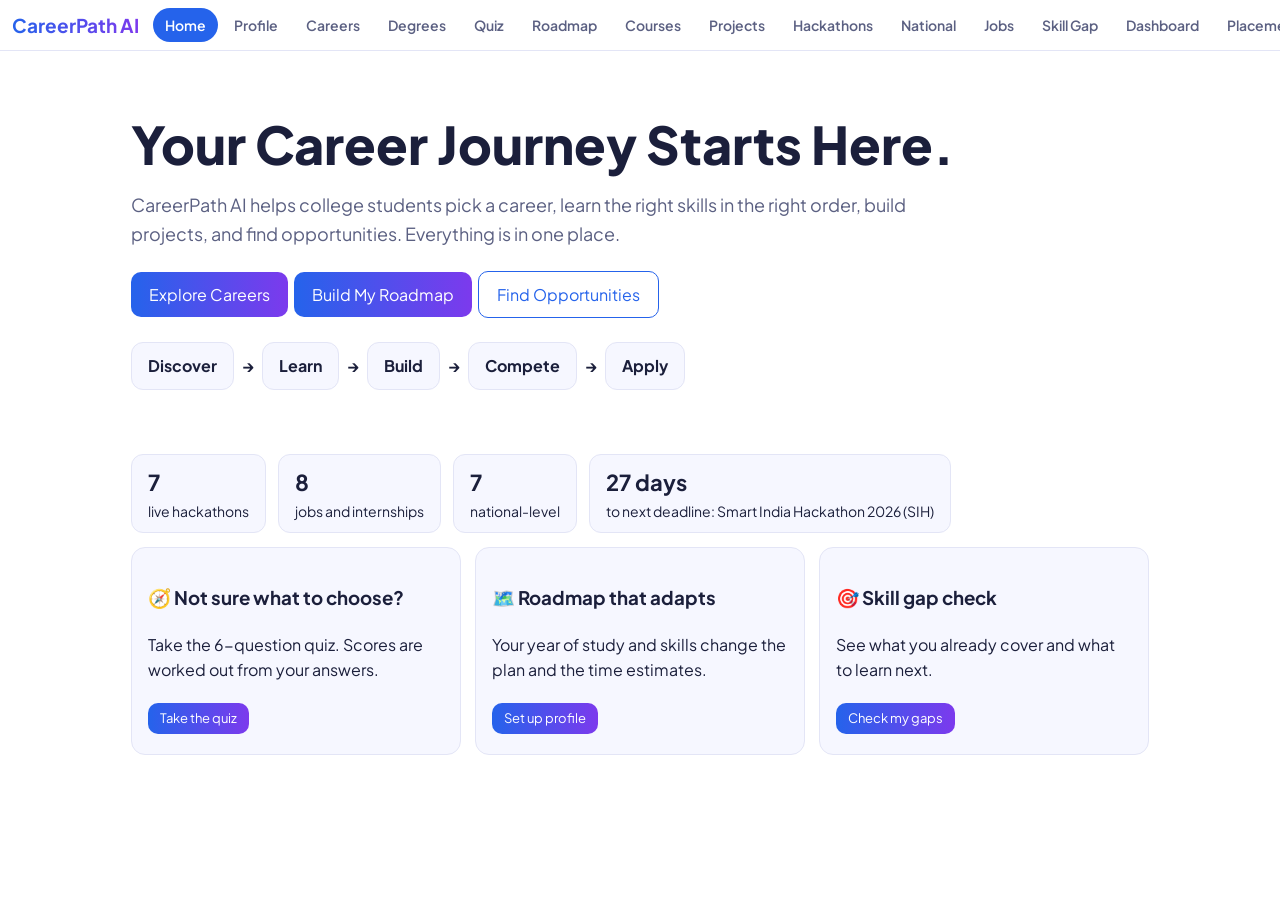
<file: index.html>
<!DOCTYPE html>
<html lang="en">
<head>
<meta charset="utf-8">
<meta name="viewport" content="width=device-width, initial-scale=1, viewport-fit=cover">
<title>CareerPath AI</title>
<link href="https://fonts.googleapis.com/css2?family=Plus+Jakarta+Sans:wght@400;600;800&display=swap" rel="stylesheet">
<style>
/* CareerPath AI - style.css
   All colours, layout and component styles for the website. */
:root{--bg:#fff;--card:#f6f7ff;--tx:#1b1f3b;--mu:#5b6082;--b:#2563eb;--p:#7c3aed;--ln:#e3e5f6;box-sizing:border-box;padding-top:env(safe-area-inset-top,0px);padding-bottom:env(safe-area-inset-bottom,0px)}
@media(prefers-color-scheme:dark){:root:not([data-theme=light]){--bg:#12142a;--card:#1c1f3d;--tx:#eef0ff;--mu:#a9aed3;--ln:#2d3160}}
*{box-sizing:border-box}html{scroll-padding-top:env(safe-area-inset-top,0px)}
body{margin:0;background:var(--bg);color:var(--tx);font:16px/1.6 'Plus Jakarta Sans',system-ui,sans-serif}
a{color:var(--b)}nav{position:sticky;top:env(safe-area-inset-top,0px);background:var(--bg);border-bottom:1px solid var(--ln);display:flex;gap:4px;padding:8px 12px;overflow-x:auto;z-index:5;align-items:center}
nav b{background:linear-gradient(90deg,var(--b),var(--p));-webkit-background-clip:text;background-clip:text;color:transparent;font-size:19px;margin-right:10px;white-space:nowrap}
nav a{padding:6px 12px;border-radius:99px;text-decoration:none;color:var(--mu);font-weight:600;font-size:14px;white-space:nowrap}nav a.on{background:var(--b);color:#fff}
main{max-width:1050px;margin:auto;padding:24px 16px 60px}h1{font-size:clamp(30px,6vw,52px);line-height:1.1;margin:.2em 0;font-weight:800}h2{margin:.2em 0 .5em}
.g{display:grid;gap:14px;grid-template-columns:repeat(auto-fill,minmax(250px,1fr))}.card{background:var(--card);border:1px solid var(--ln);border-radius:14px;padding:16px}
.btn{display:inline-block;border:0;border-radius:10px;padding:10px 18px;font:600 15px inherit;font-family:inherit;color:#fff;background:linear-gradient(90deg,var(--b),var(--p));cursor:pointer;text-decoration:none;margin:4px 6px 4px 0}.btn.s{background:none;color:var(--b);border:1.5px solid var(--b)}.btn.sm{padding:5px 12px;font-size:13px}
.tag{display:inline-block;background:#7c3aed22;color:var(--p);border-radius:99px;padding:2px 10px;font-size:12px;font-weight:600;margin:2px 3px 2px 0}.tag.ok{background:#16a34a22;color:#16a34a}.tag.demo{background:#f59e0b2a;color:#b45309}
.bar{height:10px;background:var(--ln);border-radius:9px;overflow:hidden}.bar i{display:block;height:100%;background:linear-gradient(90deg,var(--b),var(--p))}
.hero{padding:30px 0}.hero p{max-width:60ch;color:var(--mu);font-size:18px}.jr{display:flex;flex-wrap:wrap;gap:8px;align-items:center;margin:20px 0}.jr a{background:var(--card);border:1px solid var(--ln);padding:10px 16px;border-radius:12px;text-decoration:none;font-weight:700;color:var(--tx)}
input,select{font:inherit;padding:8px 10px;border:1px solid var(--ln);border-radius:8px;background:var(--bg);color:var(--tx);margin:4px 6px 4px 0;max-width:100%}
label.ck{display:inline-flex;gap:6px;align-items:center;margin:3px 10px 3px 0}.row{display:flex;gap:10px;align-items:flex-start;padding:10px 0;border-bottom:1px solid var(--ln)}
table{border-collapse:collapse;width:100%;min-width:520px}td,th{border:1px solid var(--ln);padding:8px;text-align:left;vertical-align:top;font-size:14px}.sc{overflow-x:auto}.note{font-size:13px;color:var(--mu)}
:focus-visible{outline:3px solid var(--p);outline-offset:2px}.tag.hot{background:#dc262622;color:#dc2626}.tag.nat{background:#ea580c22;color:#c2410c}.stat{display:flex;flex-wrap:wrap;gap:12px;margin:14px 0}.stat div{background:var(--card);border:1px solid var(--ln);border-radius:12px;padding:10px 16px;font-size:14px}.stat b{display:block;font-size:22px}

</style>
</head>
<body>
<nav id="nav"></nav>
<main id="app"></main>
<!-- Scripts must load in this order: later files use things defined in earlier ones. -->
<script>
// CareerPath AI - data.js
// Data: skills with free courses, careers, project ideas, quiz questions, demo hackathons and jobs.
const SK={Python:[4,'Beginner',[['Python for Everybody','py4e.com','https://www.py4e.com/'],['Kaggle: Python','Kaggle','https://www.kaggle.com/learn/python']]],
SQL:[3,'Beginner',[['SQLBolt interactive lessons','SQLBolt','https://sqlbolt.com/'],['Kaggle: Intro to SQL','Kaggle','https://www.kaggle.com/learn/intro-to-sql']]],
Statistics:[4,'Beginner',[['Statistics and Probability','Khan Academy','https://www.khanacademy.org/math/statistics-probability']]],
Mathematics:[5,'Intermediate',[['Linear Algebra','Khan Academy','https://www.khanacademy.org/math/linear-algebra']]],
Pandas:[2,'Beginner',[['Kaggle: Pandas','Kaggle','https://www.kaggle.com/learn/pandas']]],
'Data Visualization':[2,'Beginner',[['Kaggle: Data Visualization','Kaggle','https://www.kaggle.com/learn/data-visualization']]],
'Machine Learning':[6,'Intermediate',[['Kaggle: Intro to Machine Learning','Kaggle','https://www.kaggle.com/learn/intro-to-machine-learning']]],
'Deep Learning':[6,'Advanced',[['Practical Deep Learning for Coders','fast.ai','https://course.fast.ai/']]],
LLMs:[3,'Intermediate',[['Hugging Face Learn','Hugging Face','https://huggingface.co/learn']]],
Git:[1,'Beginner',[['Pro Git (book)','git-scm.com','https://git-scm.com/book/en/v2']]],
'HTML/CSS':[3,'Beginner',[['Learn Web Development','MDN','https://developer.mozilla.org/en-US/docs/Learn']]],
JavaScript:[4,'Beginner',[['freeCodeCamp curriculum','freeCodeCamp','https://www.freecodecamp.org/']]],
React:[3,'Intermediate',[['Learn React','react.dev','https://react.dev/learn']]],
DSA:[8,'Intermediate',[['CS50x','Harvard','https://cs50.harvard.edu/x/'],['CSES Problem Set','CSES','https://cses.fi/problemset/']]],
Linux:[2,'Beginner',[['Linux Journey','linuxjourney.com','https://linuxjourney.com/']]],
'Security Basics':[4,'Intermediate',[['OverTheWire wargames','OverTheWire','https://overthewire.org/wargames/'],['TryHackMe','TryHackMe','https://tryhackme.com/','M']]],
'Cloud Basics':[3,'Intermediate',[['AWS Skill Builder','AWS','https://skillbuilder.aws/','M']]],
Docker:[2,'Intermediate',[['Docker Get Started','Docker Docs','https://docs.docker.com/get-started/']]],
'CI/CD':[2,'Intermediate',[['GitHub Actions docs','GitHub','https://docs.github.com/en/actions']]],
Excel:[2,'Beginner',[['Excel formulas and functions','ExcelJet','https://exceljet.net/']]],
'Finance Basics':[4,'Beginner',[['Finance and capital markets','Khan Academy','https://www.khanacademy.org/economics-finance-domain/core-finance']]],
'Digital Marketing':[3,'Beginner',[['Google Digital Garage','Google','https://learndigital.withgoogle.com/digitalgarage']]]};
const C={da:['Data Analyst','📊','Turns data into charts and insights that help people decide.',['Python','SQL','Statistics','Pandas','Data Visualization','Git'],'SQL, Python, Pandas, Power BI or Tableau','Analyst intern, then Data Scientist'],
ds:['Data Scientist','🔬','Uses statistics and models to find patterns and predict outcomes.',['Python','Mathematics','Statistics','Pandas','Data Visualization','Machine Learning'],'Python, Pandas, scikit-learn, Jupyter','ML Engineer or research roles'],
ml:['Machine Learning Engineer','🤖','Builds, tests and ships machine learning models.',['Python','Mathematics','Pandas','Machine Learning','Deep Learning','Git'],'Python, scikit-learn, PyTorch, Docker','AI Engineer or MLOps'],
ai:['AI Engineer','🧠','Builds smart apps with deep learning and large language models.',['Python','Mathematics','Machine Learning','Deep Learning','LLMs','Git'],'PyTorch, Hugging Face, APIs','Senior AI roles or research'],
sw:['Software Developer','💻','Designs and builds software that solves real problems.',['Python','DSA','Git','Linux','SQL'],'Python or Java, Git, SQL, Linux','Backend, full-stack or app roles'],
web:['Web Developer','🌐','Creates websites and web apps people use every day.',['HTML/CSS','JavaScript','Git','React','SQL'],'HTML, CSS, JavaScript, React, Git','Full-stack developer'],
cy:['Cybersecurity Analyst','🛡️','Finds weaknesses and protects systems and data.',['Linux','Security Basics','Python','Git'],'Linux, Wireshark, Python','Security engineer or pen tester'],
cl:['Cloud Engineer','☁️','Builds and manages applications on cloud platforms.',['Linux','Cloud Basics','Docker','Python','Git'],'Linux, AWS/Azure/GCP, Docker','Solutions architect or DevOps'],
do:['DevOps Engineer','⚙️','Automates building, testing and running software.',['Linux','Git','Docker','CI/CD','Cloud Basics'],'Linux, Git, Docker, GitHub Actions','Site reliability or platform roles'],
ba:['Business Analyst','📈','Connects business problems with data and clear recommendations.',['Excel','SQL','Statistics','Data Visualization','Python'],'Excel, SQL, Power BI or Tableau','Senior analyst or product manager'],
fa:['Financial Analyst','💹','Studies company numbers to guide budgeting and investment decisions.',['Excel','Finance Basics','Statistics','SQL'],'Excel, accounting software, SQL','CFA, CMA or MBA Finance'],
dm:['Digital Marketer','📣','Grows a brand online using content, search, ads and analytics.',['Digital Marketing','Excel','Data Visualization'],'Google Analytics, Google Ads, Canva','Growth or brand manager']};
const PR={ba:[['Sales performance workbook','Track targets and trends in Excel with charts'],['SQL business questions','Answer 10 business questions from a sample database'],['Dashboard and recommendation deck','Build a dashboard and present 3 recommendations']],fa:[['Personal budget model','Build a monthly budget with formulas in Excel'],['Company ratio analysis','Compare 2 listed companies using public annual reports'],['Valuation case study','Estimate a company value and explain your assumptions']],dm:[['Content calendar','Plan one month of posts for a campus club'],['Landing page and ad test','Run a small test campaign and record results'],['Campaign report','Report reach, clicks and what to improve']],da:[['Sales dashboard','Show monthly sales trends from a public CSV'],['SQL business report','Answer 10 business questions with SQL'],['End-to-end analysis','Clean data, find insights, present a story']],
ds:[['Exploratory data analysis','Explore a public dataset and share findings'],['Prediction model','Predict a value such as house prices'],['Full data science case','Frame a problem, model it, explain the results']],
ml:[['Iris classifier','Train and test a simple classifier'],['Image classifier','Classify images with a neural network'],['Deployed ML app','Serve a model through a small web app']],
ai:[['Sentiment checker','Label text as positive or negative'],['Document Q&A bot','Answer questions from your notes'],['AI study assistant','Combine an LLM with your own course data']],
sw:[['Command-line to-do app','Add, list and finish tasks'],['Library manager','Store books in a database'],['Team task tracker','Build an app with login and an API']],
web:[['Personal portfolio','A responsive page about you'],['Weather app','Show weather from a public API'],['Full-stack blog','Posts, login and a database']],
cy:[['Password strength checker','Rate passwords and explain why'],['Home network scan report','Document open ports in a lab you own'],['Capture-the-flag write-ups','Solve beginner challenges and write them up']],
cl:[['Static site on the cloud','Host a simple site online'],['Containerised app','Run an app in Docker'],['Scalable web app','Deploy with a load balancer and monitoring']],
do:[['Shell backup script','Automate a daily backup'],['Docker image for an app','Package an app to run anywhere'],['CI pipeline','Test and build on every commit']]};
const LV=['Beginner','Intermediate','Advanced'];
const Q=[['What do you enjoy most?',[['Finding patterns in numbers','da:2,ds:2,ml:1'],['Building things people can see and click','web:3,sw:1'],['Solving logic puzzles','sw:2,cy:1,ml:1'],['Teaching computers to learn','ml:2,ai:3,ds:1'],['Protecting systems from attacks','cy:3'],['Keeping systems running smoothly','do:2,cl:2']]],
['Which weekend project sounds best?',[['Make a chart report from data','da:3,ds:1'],['Build a small website or app','web:3,sw:2'],['Solve a security puzzle','cy:3'],['Train a model on a dataset','ml:3,ds:2,ai:1'],['Set up a server','cl:2,do:3']]],
['How do you feel about maths?',[['I love it','ds:2,ml:2,ai:2'],['It is fine','da:1,sw:1,cl:1,do:1'],['I prefer less maths','web:2,cy:1,do:1']]],
['What result makes you proud?',[['An insight that helps a decision','da:3,ds:2'],['A product people use','web:2,sw:3'],['A safer system','cy:3'],['A smart feature that learns','ai:3,ml:2'],['A fast, reliable platform','cl:3,do:2']]],
['Which skill do you already have?',[['Some Python','da:1,ds:1,ml:1,ai:1,sw:1'],['Some HTML and CSS','web:2'],['Some Linux or networking','cy:1,cl:1,do:1'],['None yet','']]],
['How do you like to work?',[['Alone, thinking deeply','ds:1,ml:1,cy:1'],['In a team building a product','web:1,sw:1,do:1'],['A mix of both','da:1,ai:1,cl:1']]]];
const H=[['Hackathon: Campus AI Challenge','Sample Organiser','Hackathon','Engineering students, any year'],['Coding Contest: Algorithm Sprint','Sample Coding Club','Coding contest','Any branch'],['Innovation Challenge: Green Tech','Sample University Cell','Innovation challenge','Teams of 2 to 4'],['Hackathon: Web for Good','Sample NGO Tech Group','Hackathon','Year 2 and above']];
const J=[['Data Analyst Intern','Sample Company A','Internship','Year 2 to 4, any branch',['SQL','Statistics','Python']],['Web Developer Intern','Sample Studio B','Internship','Year 2 to 4',['HTML/CSS','JavaScript','Git']],['ML Intern','Sample Lab C','Internship','Year 3 to 4',['Python','Machine Learning','Mathematics']],['Junior Software Developer','Sample Firm D','Job','Final year or graduate',['Python','DSA','Git']],['Cloud Support Trainee','Sample Cloud E','Job','Any branch',['Linux','Cloud Basics']],['Security Analyst Intern','Sample Security F','Internship','Year 3 to 4',['Linux','Security Basics','Python']]];

const RL=[{"k": "h", "ty": "Hackathon", "t": "hackCBS 9.0", "o": "Student-run hackathon, 24 hours (MLH member event)", "d": "31 Oct to 1 Nov 2026", "v": "Shaheed Sukhdev College of Business Studies, New Delhi (in person)", "f": "Free to register", "el": "College students only", "l": "https://hackcbs.tech/", "c": "15 Oct 2026", "e": "2026-11-01"}, {"k": "h", "ty": "Hackathon", "t": "SAP Hackfest Bengaluru 2026", "o": "SAP with New Horizon College of Engineering and LTM", "d": "Register by 21 Oct 2026; finale 4 Nov 2026", "v": "Finale at New Horizon College of Engineering, Marathahalli, Bengaluru", "f": "Free (first come, first served)", "el": "Students in teams of 4 to 5 via college coordinator; SAP Learning Hub signup needed", "l": "https://events.sap.com/in-hackfest-bangalore-2026/en_us/home.html", "c": "15 Oct 2026", "e": "2026-11-04"}, {"k": "h", "ty": "Hackathon", "t": "Tech Horizon 2.0 (national, 48 hours)", "o": "IEEE student branch, Guru Nanak Institutions Technical Campus", "d": "Apply by 11 Nov 2026; event in Nov 2026", "v": "GNITC campus, Hyderabad (offline)", "f": "Paid registration; prize pool up to Rs 2.43 lakh", "el": "Students and professionals", "l": "https://www.startupgrantsindia.com/tech-horizon-20-national-level-hackathon", "c": "15 Oct 2026", "e": "2026-11-11", "n": 1}, {"k": "h", "ty": "Hackathon", "t": "Atomic Hack India 2026", "o": "GESH, IIT Bombay", "d": "20 Oct 2026", "v": "Hybrid (online and on site)", "f": "Free", "el": "See official page", "l": "https://internshala.com/competitions/hackathons/", "c": "15 Oct 2026", "e": "2026-10-20", "n": 1}, {"k": "h", "ty": "Hackathon", "t": "Meta Global AI Developer Hackathon", "o": "Meta (listed on Internshala)", "d": "26 Oct 2026", "v": "Online", "f": "Free", "el": "Developers and students", "l": "https://internshala.com/competitions/hackathons/", "c": "15 Oct 2026", "e": "2026-10-26", "n": 1}, {"k": "h", "ty": "Hackathon", "t": "OlympAI 3.0 Hackathon 2026", "o": "Listed on Internshala", "d": "1 Nov 2026", "v": "Online", "f": "Free", "el": "Students", "l": "https://internshala.com/competitions/hackathons/", "c": "15 Oct 2026", "e": "2026-11-01"}, {"k": "h", "ty": "Hackathon", "t": "HackWithAditya 2026", "o": "Aditya University", "d": "25 Nov 2026", "v": "Aditya University, Andhra Pradesh", "f": "Free", "el": "Students", "l": "https://internshala.com/competitions/hackathons/", "c": "15 Oct 2026", "e": "2026-11-25"}, {"k": "h", "ty": "Hackathon", "t": "HackOn With Amazon", "o": "Amazon", "d": "Next dates not announced yet. Watch the official page.", "v": "Online rounds, multi-stage", "f": "Free; prize pool of about Rs 2.25 lakh in past edition; possible pre-placement interview", "el": "UG and PG engineering students", "l": "https://www.talentd.in/guides/hackathons", "c": "15 Oct 2026", "n": 1, "rec": 1}, {"k": "h", "ty": "Hackathon", "t": "Smart India Hackathon 2026 (SIH)", "o": "Ministry of Education and AICTE", "d": "Internal college rounds in Sep; online evaluation Oct to Nov; 36-hour grand finale in Dec 2026", "v": "Grand finale at nodal centres across India (offline)", "f": "Free to participate", "el": "Teams of exactly 6 students from the same college, at least 1 woman per team; your college internal round comes first", "l": "https://www.sih.gov.in/", "c": "15 Oct 2026", "n": 1, "e": "2026-12-31"}, {"k": "j", "ty": "Job", "t": "Software Engineer Trainee (Technical Graduate Apprentice)", "o": "Cisco", "d": "Ongoing posting", "v": "Bengaluru and other cities", "f": "Not stated. See posting.", "el": "B.E / B.Tech, 2025 or 2026 batch", "l": "https://jobs.cisco.com/", "c": "15 Oct 2026"}, {"k": "j", "ty": "Job", "t": "Software Engineer (entry level)", "o": "IBM", "d": "Open now. Check the posting for the last date.", "v": "Bangalore, Pune, Hyderabad", "f": "Not stated. See posting.", "el": "Freshers and 0 to 2 years; Linux, C/C++, Python helpful", "l": "https://www.ibm.com/careers", "c": "15 Oct 2026"}, {"k": "j", "ty": "Job", "t": "Frontend Developer (Specialist 3, AppTech)", "o": "PwC India", "d": "Last date: 20 Oct 2026", "v": "Pune", "f": "Not disclosed by company", "el": "Engineering graduates, 0 to 2 years", "l": "https://classicjobs.in/blog/pwc-frontend-developer-pune-2026", "c": "15 Oct 2026", "e": "2026-10-20"}, {"k": "j", "ty": "Job", "t": "Software Engineer / Project Engineer (WE_ELITE)", "o": "Wipro", "d": "Rolling intake. Verify on portal.", "v": "Bengaluru, Chennai, Hyderabad", "f": "Not stated. See posting.", "el": "B.E / B.Tech, 2024 to 2026 batch", "l": "https://careers.wipro.com/", "c": "15 Oct 2026"}, {"k": "j", "ty": "Job", "t": "Graduate Developer", "o": "Standard Chartered", "d": "Open on company careers site", "v": "Chennai", "f": "Not stated. See posting.", "el": "B.E / B.Tech; Java, Spring Boot, Oracle helpful", "l": "https://jobs.standardchartered.com/", "c": "15 Oct 2026"}, {"k": "j", "ty": "Job", "t": "Graduate Engineer Trainee", "o": "Johnson Controls", "d": "Open on company careers site", "v": "Pune", "f": "Not stated. See posting.", "el": "B.E / B.Tech", "l": "https://jobs.johnsoncontrols.com/", "c": "15 Oct 2026"}, {"k": "j", "ty": "Job", "t": "TCS off-campus hiring (NQT)", "o": "TCS", "d": "Ongoing through TCS iON NQT", "v": "Multiple locations", "f": "Not stated. See portal.", "el": "B.Tech / MCA, 2024 to 2026 batch, min 60%", "l": "https://nextstep.tcs.com/", "c": "15 Oct 2026"}, {"k": "j", "ty": "Internship", "t": "Software Engineering / Data Science Intern", "o": "Microsoft", "d": "Reported open. Verify current status.", "v": "Bengaluru", "f": "Paid internship. See posting.", "el": "B.E / B.Tech students", "l": "https://careers.microsoft.com/", "c": "15 Oct 2026"}, {"k": "j", "ty": "Job", "t": "Software Engineer (Freshers eligible)", "o": "Capgemini", "d": "Reported open Oct 2026", "v": "Multiple locations", "f": "Not stated. See posting.", "el": "2021 to 2026 batches", "l": "https://www.capgemini.com/careers/", "c": "15 Oct 2026"}, {"k": "h", "ty": "Hackathon", "t": "Flipkart GRiD (next edition)", "o": "Flipkart", "d": "GRiD 8.0 ran 19 Jun to 7 Jul 2026. Next dates not announced; it usually opens mid-year.", "v": "Online rounds; finals at Flipkart HQ, Bengaluru", "f": "Free; leads to internship and job chances", "el": "Engineering students from recognised Indian colleges; individual registration; tracks: Software Development, AI Engineering, Data Science", "l": "https://internshala.com/competitions/flipkart-grid-8-0/", "c": "15 Oct 2026", "n": 1, "rec": 1}, {"k": "h", "ty": "Hackathon", "t": "Goldman Sachs India Hackathon (next edition)", "o": "Goldman Sachs", "d": "2026 edition ran 23 and 24 May (registration closed 10 May). Next one expected in spring 2027; not announced.", "v": "Online (HackerRank), 12 hours", "f": "Free; prizes and pre-placement interview chances", "el": "Engineering students from eligible colleges, individual entry", "l": "https://www.goldmansachs.com/careers/", "c": "15 Oct 2026", "n": 1, "rec": 1}, {"k": "h", "ty": "Hackathon", "t": "American Express CodeStreet (next edition)", "o": "American Express", "d": "2026 registration closed 27 Jul. Next cycle expected around the same time next year.", "v": "See official page", "f": "Pre-placement interview chances for top teams", "el": "Final-year engineering students from participating colleges", "l": "https://www.talentd.in/guides/hackathons", "c": "15 Oct 2026", "n": 1, "rec": 1}, {"k": "h", "ty": "Hackathon", "t": "Tata Steel AI Hackathon (next edition)", "o": "Tata Steel", "d": "2026 applications closed 31 May. Watch for the next cycle.", "v": "See official page", "f": "Pre-placement interview chances; Rs 1 lakh joining bonus for winners", "el": "Students and professionals", "l": "https://www.talentd.in/guides/hackathons", "c": "15 Oct 2026", "n": 1, "rec": 1}, {"k": "h", "ty": "Hackathon", "t": "Bharatiya Antariksh Hackathon (ISRO)", "o": "ISRO", "d": "2026 cycle is closed. Prepare for the next one.", "v": "See official page", "f": "See official page", "el": "Students across India; space-tech problem statements", "l": "https://www.talentd.in/topic/hackathons-competitions", "c": "15 Oct 2026", "n": 1, "rec": 1}];

</script>
<script>
// CareerPath AI - state.js
// App state, browser storage (localStorage), small helpers and the roadmap builder.
let S={p:{year:'1',deg:'B.Tech / B.E.',br:'Computer Science & Engineering',ski:[],int:[],goal:''},c:'',done:{},pj:{},sv:[],q:null,ob:0,nm:''};
const ADMIN='admin@careerpathai.in',AH='8e2af84971085f1066cd251a2ddf9bb8abd4f4f601bc82565dbe5dbc308f1cc4',BR=['Computer Science & Engineering','Information Science & Engineering','AI & Machine Learning','Data Science','Electronics & Communication','Electrical & Electronics','Mechanical','Civil','Chemical','Biotechnology','Aerospace','Other Engineering'],esc=s=>String(s).replace(/[&<>"']/g,c=>({'&':'&amp;','<':'&lt;','>':'&gt;','"':'&quot;',"'":'&#39;'}[c]));
const L=k=>{try{return JSON.parse(localStorage.getItem(k)||'null')}catch(e){return null}},W=(k,v)=>{try{localStorage.setItem(k,JSON.stringify(v))}catch(e){}};
let U=L('cpai_cur'),AD=L('cpai_admin')||[];const key=()=>U?'cpai_u_'+U:'cpai',isAd=()=>U===ADMIN;
Object.assign(S,L(key())||{});const sv=()=>W(key(),S);
let cmp=[],F={q:'',l:'',t:''},ans=[];
const $=id=>document.getElementById(id),bar=p=>`<div class="bar" role="progressbar" aria-valuenow="${p}"><i style="width:${p}%"></i></div>`;
const tags=a=>a.map(x=>`<span class="tag">${x}</span>`).join('');
const NAV=[['home','Home'],['profile','Profile'],['careers','Careers'],['degrees','Degrees'],['quiz','Quiz'],['roadmap','Roadmap'],['courses','Courses'],['projects','Projects'],['hackathons','Hackathons'],['national','National'],['jobs','Jobs'],['gap','Skill Gap'],['dashboard','Dashboard'],['placement','Placement']];
const known=()=>new Set([...S.p.ski,...Object.keys(S.done).filter(k=>S.done[k])]);
function steps(){if(!S.c)return[];const k=new Set(S.p.ski),f=S.p.year>=3?.6:1;return C[S.c][3].map((s,i)=>({s,pre:k.has(s),w:Math.max(1,Math.round(SK[s][0]*f))}))}
function prog(){const st=steps();if(!st.length)return 0;return Math.round(st.filter(x=>x.pre||S.done[x.s]).length/st.length*100)}

let ed=0,su=1,PUB=[];
const DEG={'B.Tech / B.E.':BR,'BCA':['BCA General','BCA (Data Science)','BCA (AI & ML)','BCA (Cloud & Cybersecurity)'],'B.Sc':['Computer Science','Information Technology','Data Science','Electronics','Mathematics','Statistics','Physics','Chemistry','Biotechnology','Other B.Sc'],'B.Com':['B.Com General','B.Com (Accounting & Finance)','B.Com (Computer Applications)','B.Com (Honours)'],'BBA':['BBA General','BBA (Business Analytics)','BBA (Digital Marketing)','BBA (Finance)']};
const DP={'B.Tech / B.E.':{n:'4-year engineering degree. A strong match for product companies and core tech roles.',c:['sw','web','ml','ai','da','ds','cy','cl','do'],x:['GATE (M.Tech and PSU jobs)','GRE or CAT (MS abroad or MBA)','Campus placements and off-campus drives'],r:['Software Engineer','Data Engineer','Embedded or core engineer']},
'BCA':{n:'Computer applications degree focused on programming and software. A strong base for developer and data roles.',c:['sw','web','da','cl','cy','ba'],x:['MCA (NIMCET, CUET-PG, state PGCETs)','MBA (CAT, CMAT)','Certifications from AWS, Azure or Google'],r:['Junior Developer','Web Developer','IT Support Engineer','QA Tester']},
'B.Sc':{n:'Science degree. With Computer Science, Statistics or Maths you can move into data and software roles.',c:['da','ds','ml','ba','cy','sw'],x:['M.Sc or MCA (NIMCET, CUET-PG)','IIT JAM (M.Sc at IITs and IISc)','CSIR-UGC NET (research and teaching)','Python, SQL or cloud certifications'],r:['Data Analyst Trainee','Lab or Research Assistant','IT Support or Junior Developer']},
'B.Com':{n:'Commerce degree. Add Excel, SQL and analytics to reach business and finance roles.',c:['fa','ba','dm','da'],x:['CA (ICAI), CMA (ICMAI), CS (ICSI)','CFA (global finance credential)','MBA (CAT, XAT) or M.Com'],r:['Accounts Executive','Financial Analyst Trainee','Business Analyst Trainee']},
'BBA':{n:'Management degree. Good for business analysis, marketing and operations roles.',c:['ba','dm','fa'],x:['MBA (CAT, XAT, CMAT, GMAT)','Digital marketing and analytics certifications','Internships in sales, marketing or operations'],r:['Marketing Executive','Business Development Associate','Operations Analyst']}};
const dl=x=>x.e?Math.round((new Date(x.e+'T00:00:00')-new Date(new Date().toDateString()))/864e5):null,live=x=>x.rec||dl(x)==null||dl(x)>=0;
function chDeg(v){$('br').innerHTML=DEG[v].map(x=>`<option>${x}</option>`).join('')}
function ics(id){const x=ALL().find(v=>v.id==id);if(!x||!x.e)return;const n=new Date(x.e+'T00:00:00');n.setDate(n.getDate()+1);const z=n.getFullYear()+String(n.getMonth()+1).padStart(2,'0')+String(n.getDate()).padStart(2,'0'),t=s=>String(s).replace(/[,;\n]/g,' '),b=new Blob(['BEGIN:VCALENDAR\r\nVERSION:2.0\r\nPRODID:-//CareerPath AI//EN\r\nBEGIN:VEVENT\r\nUID:'+id+'@careerpath\r\nDTSTAMP:'+new Date().toISOString().replace(/[-:]/g,'').slice(0,15)+'Z\r\nDTSTART;VALUE=DATE:'+x.e.replace(/-/g,'')+'\r\nDTEND;VALUE=DATE:'+z+'\r\nSUMMARY:'+t(x.t)+'\r\nDESCRIPTION:'+t(x.o)+' '+(x.l||'')+'\r\nEND:VEVENT\r\nEND:VCALENDAR'],{type:'text/calendar'}),a=document.createElement('a');a.href=URL.createObjectURL(b);a.download='event.ics';a.click()}

</script>
<script>
// CareerPath AI - pages.js
// One function per page. Each returns the HTML for that page.
const pages={
home:()=>`<div class="hero"><h1>Your Career Journey Starts Here.</h1><p>CareerPath AI helps college students pick a career, learn the right skills in the right order, build projects, and find opportunities. Everything is in one place.</p>
<a class="btn" href="#careers">Explore Careers</a><a class="btn" href="#roadmap">Build My Roadmap</a><a class="btn s" href="#hackathons">Find Opportunities</a>
<div class="jr">${[['Discover','careers'],['Learn','courses'],['Build','projects'],['Compete','hackathons'],['Apply','jobs']].map((x,i)=>(i?'<b>→</b>':'')+`<a href="#${x[1]}">${x[0]}</a>`).join('')}</div></div>${stats()}
<div class="g"><div class="card"><h3>🧭 Not sure what to choose?</h3><p>Take the 6-question quiz. Scores are worked out from your answers.</p><a class="btn sm" href="#quiz">Take the quiz</a></div><div class="card"><h3>🗺️ Roadmap that adapts</h3><p>Your year of study and skills change the plan and the time estimates.</p><a class="btn sm" href="#profile">Set up profile</a></div><div class="card"><h3>🎯 Skill gap check</h3><p>See what you already cover and what to learn next.</p><a class="btn sm" href="#gap">Check my gaps</a></div></div>`,
profile:()=>{const p=S.p;if(!U)return`<h2>Student profile</h2><p class="card">Please sign up with your Gmail address or log in to see your profile.</p><a class="btn" href="#account">Sign up / Log in</a>`;if(S.ob&&!ed)return`<h2>Welcome back, ${esc(S.nm)} 👋</h2><div class="card"><p><b>Email:</b> ${esc(U)}<br><b>Course:</b> ${esc(p.deg)}<br><b>Branch:</b> ${esc(p.br)}<br><b>Year:</b> ${esc(p.year)}<br><b>Career goal:</b> ${S.c?C[S.c][1]+' '+C[S.c][0]:'Not decided'}<br><b>Interests:</b> ${p.int.length?tags(p.int):'none yet'}<br><b>Skills:</b> ${p.ski.length?tags(p.ski):'none yet'}</p><button class="btn" onclick="ed=1;rt()">Edit details</button> <a class="btn s" href="#hackathons">See hackathons</a> <a class="btn s" href="#jobs">See jobs</a></div>`;return`<h2>Student profile</h2><p class="note">Only study details are asked. Everything stays in this browser.</p><div class="card">
<p>Degree <select id="deg" onchange="chDeg(this.value)">${Object.keys(DEG).map(x=>`<option ${x==p.deg?'selected':''}>${x}</option>`).join('')}</select>
Branch <select id="br">${(DEG[p.deg]||BR).map(x=>`<option ${x==p.br?'selected':''}>${x}</option>`).join('')}</select>
Year <select id="yr">${[1,2,3,4].map(x=>`<option ${x==p.year?'selected':''}>${x}</option>`).join('')}</select></p>
<p><b>Interests</b><br>${['Data','AI','Web','Security','Cloud','Apps'].map(x=>`<label class="ck"><input type="checkbox" name="int" value="${x}" ${p.int.includes(x)?'checked':''}>${x}</label>`).join('')}</p>
<p><b>Skills I already have</b><br>${Object.keys(SK).map(x=>`<label class="ck"><input type="checkbox" name="ski" value="${x}" ${p.ski.includes(x)?'checked':''}>${x}</label>`).join('')}</p>
<p><b>Career goal</b> <select id="goal"><option value="">Not decided</option>${Object.entries(C).map(([k,v])=>`<option value="${k}" ${k==S.c?'selected':''}>${v[0]}</option>`).join('')}</select></p><button class="btn" onclick="saveP()">Save profile</button><span id="ok" class="note"></span></div>`},
careers:()=>`<h2>Career explorer</h2><p class="note">Tick up to 3 careers to compare them.</p><div class="g">${Object.entries(C).map(([k,v])=>`<div class="card">${(DP[S.p.deg]||{c:[]}).c.includes(k)?'<span class="tag ok">⭐ Fits your degree</span>':''}<h3>${v[1]} ${v[0]}</h3><p>${v[2]}</p><p><b>Skills:</b> ${tags(v[3])}</p><p><b>Tools:</b> ${v[4]}</p><p><b>Example project:</b> ${PR[k][0][0]}</p><p><b>Next step:</b> ${v[5]}</p>
<label class="ck"><input type="checkbox" ${cmp.includes(k)?'checked':''} onchange="cp('${k}')">Compare</label><br><button class="btn sm" onclick="pick('${k}')">${S.c==k?'✓ Selected':'Choose this career'}</button></div>`).join('')}</div>
${cmp.length>1?`<h3>Comparison</h3><div class="sc"><table><tr><th></th>${cmp.map(k=>`<th>${C[k][0]}</th>`).join('')}</tr>${[['What it is',2],['Skills',3],['Tools',4],['Next step',5]].map(([n,i])=>`<tr><th>${n}</th>${cmp.map(k=>`<td>${i==3?C[k][3].join(', '):C[k][i]}</td>`).join('')}</tr>`).join('')}<tr><th>Learning time</th>${cmp.map(k=>`<td>about ${C[k][3].reduce((a,s)=>a+SK[s][0],0)} weeks</td>`).join('')}</tr></table></div>`:''}`,
quiz:()=>{if(S.q&&!ans.length)return qres();return`<h2>Career quiz</h2><form id="qf">${Q.map((q,i)=>`<div class="card" style="margin-bottom:12px"><b>${i+1}. ${q[0]}</b><br>${q[1].map((o,j)=>`<label class="ck"><input type="radio" name="q${i}" value="${j}" ${ans[i]==j?'checked':''}>${o[0]}</label>`).join('<br>')}</div>`).join('')}</form><button class="btn" onclick="qsub()">See my careers</button><span id="qe" class="note"></span>`},
roadmap:()=>{if(!S.c)return`<h2>My roadmap</h2><p>Choose a career first.</p><a class="btn" href="#careers">Explore careers</a> <a class="btn s" href="#quiz">Take the quiz</a>`;const st=steps(),y=S.p.year,sg=['Foundations','Core skills','Advanced skills'];
return`<h2>${C[S.c][1]} ${C[S.c][0]} roadmap</h2><p class="note">Made for year ${y}. ${y>=3?'Fast-track: time estimates are shorter because you have less time before placements.':'You have time. Go step by step.'} Skills from your profile are marked as already known.</p>${bar(prog())}<p><b>${prog()}% complete</b> · about ${st.filter(x=>!x.pre&&!S.done[x.s]).reduce((a,x)=>a+x.w,0)} weeks left</p>
${st.map((x,i)=>`${i==0||i==2||i==4?`<h3>${sg[Math.min(2,i/2|0)]}</h3>`:''}<div class="row"><input type="checkbox" aria-label="${x.s}" ${x.pre||S.done[x.s]?'checked':''} ${x.pre?'disabled':''} onchange="tog('${x.s}')"><div><b>${x.s}</b> ${x.pre?'<span class="tag ok">Already known</span>':`<span class="tag">~${x.w} weeks</span>`}<span class="tag">${SK[x.s][1]}</span><br>${SK[x.s][2].map(c=>`<a href="${c[2]}" target="_blank" rel="noopener">${c[0]}</a> (${c[1]})`).join(' · ')}</div></div>`).join('')}
${y==4?'<p class="card">Final year: also start <a href="#placement">placement preparation</a> now.</p>':''}<h3>Projects for this career</h3><a class="btn sm" href="#projects">See projects</a>`},
courses:()=>{return`<h2>Technical courses</h2><p class="note">Links go to the official provider pages. Items marked "Free + paid" have a free part but may charge for more. Please check details on the provider site.</p>
<input id="cq" placeholder="Search courses" value="${F.q}" oninput="F.q=this.value;cl()"><select id="cl" onchange="F.l=this.value;cl()"><option value="">All levels</option>${LV.map(l=>`<option ${F.l==l?'selected':''}>${l}</option>`).join('')}</select><select id="ct" onchange="F.t=this.value;cl()"><option value="">All topics</option>${Object.keys(SK).map(l=>`<option ${F.t==l?'selected':''}>${l}</option>`).join('')}</select><div class="g" id="cl2">${clist()}</div>`},
projects:()=>{const ks=S.c?[S.c]:Object.keys(C);return`<h2>Projects and portfolio</h2><p class="note">${S.c?'Showing projects for '+C[S.c][0]+'.':'Choose a career to focus this list.'} Mark progress to build your portfolio.</p><div class="g">${ks.flatMap(k=>PR[k].map((p,i)=>{const id=k+i,s=S.pj[id]||'Not started';return`<div class="card"><span class="tag">${LV[i]}</span><span class="tag">${C[k][0]}</span><h3>${p[0]}</h3><p><b>Problem:</b> ${p[1]}.</p><p><b>Skills:</b> ${C[k][3].slice(0,3).join(', ')}<br><b>Tools:</b> ${C[k][4]}</p><p><b>Steps:</b> 1. Plan the idea. 2. Get the data or set up tools. 3. Build a first version. 4. Test and improve. 5. Share it on GitHub.</p><p><b>Expected result:</b> a working ${p[0].toLowerCase()} with a short write-up.</p><select onchange="pj('${id}',this.value)">${['Not started','In progress','Completed'].map(x=>`<option ${x==s?'selected':''}>${x}</option>`).join('')}</select></div>`})).join('')}</div>
<h3>My portfolio</h3>${Object.entries(S.pj).filter(([k,v])=>v=='Completed').map(([id])=>`<span class="tag ok">✓ ${PR[id.slice(0,-1)][id.slice(-1)][0]}</span>`).join('')||'<p class="note">Completed projects will appear here.</p>'}`},
gap:()=>{const o=Object.entries(C).map(([k,v])=>`<option value="c${k}">Career: ${v[0]}</option>`).join('')+J.map((j,i)=>`<option value="j${i}">Role: ${j[0]}</option>`).join('');return`<h2>Skill gap analyser</h2><p class="note">Rule: a skill counts as covered if it is in your profile or you completed it on your roadmap.</p><select id="gs" onchange="G=this.value;gr()"><option value="">Choose a target</option>${o.replace(`value="${G}"`,`value="${G}" selected`)}</select><div id="gr">${gres()}</div>`},
dashboard:()=>{const st=steps(),pj=Object.values(S.pj),nx=st.find(x=>!x.pre&&!S.done[x.s]);return`<h2>My dashboard</h2><div class="g"><div class="card"><h3>Career</h3><p>${S.c?C[S.c][1]+' '+C[S.c][0]:'None yet'}</p>${S.c?bar(prog())+'<p>'+prog()+'% of roadmap</p>':'<a class="btn sm" href="#careers">Choose</a>'}</div>
<div class="card"><h3>Courses and skills done</h3><p>${Object.values(S.done).filter(Boolean).length} skills completed</p></div><div class="card"><h3>Projects</h3><p>${pj.filter(x=>x=='In progress').length} in progress · ${pj.filter(x=>x=='Completed').length} completed</p></div>
<div class="card"><h3>Saved opportunities</h3>${S.sv.length?S.sv.map(x=>`<p>${x[1]}</p>`).join(''):'<p class="note">Nothing saved yet.</p>'}</div></div><div class="card" style="margin-top:14px"><h3>Recommended next action</h3><p>${!S.c?'Take the <a href="#quiz">quiz</a> or pick a career.':nx?`Learn <b>${nx.s}</b> (about ${nx.w} weeks). <a href="${SK[nx.s][2][0][2]}" target="_blank" rel="noopener">Start with ${SK[nx.s][2][0][0]}</a>.`:'Roadmap done! Build an <a href="#projects">advanced project</a> and prepare for <a href="#placement">placements</a>.'}</p></div>`},
placement:()=>`<h2>Placement preparation</h2><div class="g">${[['📝 Resume','One page. Name, contact, education, skills, 2 to 3 projects with results, links to GitHub. Use simple words and numbers.'],['💬 Technical interview topics','Your core subjects, data structures, basics of your career skills, and your own projects explained clearly.'],['⌨️ Coding practice','Practice daily on <a href="https://leetcode.com/" target="_blank" rel="noopener">LeetCode</a> or <a href="https://www.hackerrank.com/" target="_blank" rel="noopener">HackerRank</a>. Start with easy problems.'],['🧮 Aptitude','Practise quantitative, logical and verbal questions on <a href="https://www.indiabix.com/" target="_blank" rel="noopener">IndiaBix</a>.'],['🗂️ Portfolio','Keep 3 finished projects on GitHub with a clear README. See <a href="#projects">Projects</a>.'],['🎤 Interview prep','Practise "Tell me about yourself", explain each project in 2 minutes, and do mock interviews with friends.']].map(x=>`<div class="card"><h3>${x[0]}</h3><p>${x[1]}</p></div>`).join('')}</div>`};
let G='';
const stats=()=>{const a=ALL().filter(live),h=a.filter(x=>x.k=='h'),s=a.filter(x=>dl(x)!=null&&dl(x)>=0).sort((x,y)=>dl(x)-dl(y))[0];return`<div class="stat"><div><b>${h.length}</b>live hackathons</div><div><b>${a.length-h.length}</b>jobs and internships</div><div><b>${a.filter(x=>x.n).length}</b>national-level</div>${s?`<div><b>${dl(s)} days</b>to next deadline: ${esc(s.t)}</div>`:''}</div>`};
const FS=k=>`<select id="of" onchange="ol('${k}')"><option value="">All</option><option value="nat">National level</option><option value="soon">Closing in 14 days</option><option value="online">Online only</option></select>`;
pages.degrees=()=>`<h2>Degree paths</h2><p class="note">Pick your degree to see careers, next-step exams and entry roles. Check each official site for exam dates.</p><div class="g">${Object.entries(DP).map(([d,v])=>`<div class="card"><h3>🎓 ${d} ${S.p.deg==d?'<span class="tag ok">Your degree</span>':''}</h3><p>${v.n}</p><p><b>Branches:</b> ${DEG[d].slice(0,6).join(', ')}${DEG[d].length>6?' and more':''}</p><p><b>Entry roles:</b> ${v.r.join(', ')}</p><p><b>Next-step exams and studies:</b></p>${v.x.map(y=>`<p>• ${y}</p>`).join('')}<p><b>Careers on this site:</b></p>${v.c.map(k=>`<button class="btn sm s" onclick="pick('${k}')">${C[k][1]} ${C[k][0]}</button>`).join(' ')}</div>`).join('')}</div>`;
pages.national=()=>`<h2>🇮🇳 National-level competitions</h2><p class="note">Big, recognised contests that look strong on a resume. "Plan ahead" items repeat every year, so prepare before the next window opens. Confirm dates on the official page.</p><input id="jq" placeholder="Search" oninput="ol('h','nat')"><div class="g" id="jl2">${olist('h','nat')}</div>`;
pages.account=()=>U?`<h2>My account</h2><div class="card"><p>Signed in as <b>${esc(U)}</b></p><p class="note">Your profile, roadmap, projects and saved items are saved for this account in this browser only.</p><button class="btn" onclick="out()">Log out</button></div>`:`<h2>Login or sign up</h2><div class="card"><p class="note">Students: sign up once with your Gmail address, then log in any time. Your details are kept securely on this device and passwords are encrypted before saving. Admin: log in with the admin email and password.</p><input id="em" type="email" placeholder="Gmail address (name@gmail.com)"><input id="pw" type="password" placeholder="Password (6+ characters)"><br><button class="btn" onclick="auth(1)">Log in</button><button class="btn s" onclick="auth(0)">Sign up</button><p id="ae" class="note"></p></div>`;

pages.hackathons=()=>`<h2>Real hackathons and competitions</h2>${SRC([['Devpost','https://devpost.com/hackathons'],['Unstop','https://unstop.com/hackathons'],['MLH','https://mlh.io/'],['Internshala','https://internshala.com/competitions/hackathons/']])}<p class="note">Past events are hidden automatically, and the list refreshes every month. Dates can change, so confirm on the official page before you register.</p><input id="jq" placeholder="Search by name or city" oninput="ol('h')">${FS('h')}<div class="g" id="jl2">${olist('h')}</div>`;
pages.jobs=()=>`<h2>Jobs and internships</h2>${SRC([['LinkedIn Jobs','https://www.linkedin.com/jobs/'],['Naukri Fresher','https://www.naukri.com/fresher-jobs'],['Internshala','https://internshala.com/internships/']])}<p class="note">Openings were checked on 15 Oct 2026. Links go to each company's own careers site, where the live posting and pay are shown.</p><input id="jq" placeholder="Search company or role" oninput="ol('j')"><div class="g" id="jl2">${olist('j')}</div>`;
pages.setup=()=>!U?`<h2>Create your account first</h2><a class="btn" href="#account">Sign up with Gmail</a>`:su==1?`<h2>Welcome! Step 1 of 2</h2><p class="note">This is asked only once. Next time we simply show your saved details.</p><div class="card"><p>Your name<br><input id="sn" value="${esc(S.nm)}"></p><p>Year of study <select id="sy">${[1,2,3,4].map(x=>`<option ${x==S.p.year?'selected':''}>${x}</option>`).join('')}</select></p><p>Career you want <select id="sg"><option value="">Not decided yet</option>${Object.entries(C).map(([k,v])=>`<option value="${k}" ${k==S.c?'selected':''}>${v[0]}</option>`).join('')}</select></p><button class="btn" onclick="su1()">Next</button><span id="se" class="note"></span></div>`:`<h2>Step 2 of 2: Your degree and branch</h2><div class="card"><p>Degree <select id="sd" onchange="S.p.deg=this.value;S.p.br=DEG[this.value][0];rt()">${Object.keys(DEG).map(x=>`<option ${x==S.p.deg?'selected':''}>${x}</option>`).join('')}</select></p><p>${(DEG[S.p.deg]||BR).map(x=>`<label class="ck"><input type="radio" name="sb" value="${x}" ${x==S.p.br?'checked':''}>${x}</label>`).join('')}</p><button class="btn s" onclick="su=1;rt()">Back</button> <button class="btn" onclick="su2()">Finish</button></div>`;
pages.admin=()=>!isAd()?`<h2>Admin area</h2><p>Only the admin can open this page. Log in with the admin email and password.</p>`:`<h2>Admin area</h2><p class="note">1) Add a listing. 2) Click Download listings.json. 3) On GitHub: Add file, Upload files, upload listings.json to replace the old one. After about a minute every student sees it. Until then, listings are drafts in this browser only. Hackathons also refresh by themselves every month, and listings with a last date disappear after it. Add only information from official sources.</p><div class="card"><select id="at"><option value="h">Hackathon / competition</option><option value="Internship">Internship</option><option value="Job">Job</option></select><input id="a1" placeholder="Title"><input id="a2" placeholder="Organiser / company"><input id="a3" placeholder="Date, time or deadline"><input id="a4" placeholder="Venue / city / online"><input id="a5" placeholder="Fee, prize or pay"><input id="a6" placeholder="Eligibility"><input id="a7" placeholder="Official link (https://...)"><label class="ck">Last date (hides itself after this) <input id="a8" type="date"></label><label class="ck"><input id="an" type="checkbox">National level</label><br><button class="btn" onclick="addA()">Add listing</button><span id="am" class="note"></span></div><p><button class="btn s" onclick="dlJ()">⬇ Download listings.json</button> <span class="note">${PUB.length} published, ${AD.length} drafts</span></p><h3>Drafts</h3><div class="g">${AD.map((x,i)=>opp({...x,id:'a'+i,lc:i})).join('')||'<p class="note">None yet.</p>'}</div>`;

</script>
<script>
// CareerPath AI - auth.js
// Demo sign-up, login and logout (passwords hashed with SHA-256).
function fresh(){S={p:{year:'1',deg:'B.Tech / B.E.',br:'Computer Science & Engineering',ski:[],int:[],goal:''},c:'',done:{},pj:{},sv:[],q:null,ob:0,nm:''}}
async function hs(x){const b=await crypto.subtle.digest('SHA-256',new TextEncoder().encode(x));return[...new Uint8Array(b)].map(v=>v.toString(16).padStart(2,'0')).join('')}
async function auth(login){const e=$('em').value.trim().toLowerCase(),p=$('pw').value,m=$('ae');if(!/^\S+@\S+\.\S+$/.test(e)||p.length<6){m.textContent='Enter a valid email and a password with 6 or more characters.';return}
if(!(window.crypto&&crypto.subtle)){m.textContent='This browser cannot secure passwords here. Try Chrome or Edge.';return}
const us=L('cpai_users')||{},h=await hs(e+':'+p);
if(e===ADMIN){if(!login||h!==AH){m.textContent='Wrong email or password.';return}}else if(login){if(us[e]!==h){m.textContent='Wrong email or password.';return}}else{if(!/@gmail\.com$/.test(e)){m.textContent='Please sign up with your Gmail address (name@gmail.com).';return}if(us[e]){m.textContent='This email already has an account. Please log in.';return}us[e]=h;W('cpai_users',us)}
U=e;W('cpai_cur',U);fresh();Object.assign(S,L(key())||{});sv();location.hash=isAd()?'#admin':S.ob?'#profile':'#setup';rt()}
function out(){U=null;try{localStorage.removeItem('cpai_cur')}catch(e){}fresh();Object.assign(S,L('cpai')||{});location.hash='#home';rt()}

</script>
<script>
// CareerPath AI - tools.js
// Admin listings, job and course filters, and the skill-gap calculator.
function clist(){const q=F.q.toLowerCase();return Object.entries(SK).flatMap(([s,v])=>v[2].map(c=>[s,v[1],c])).filter(([s,l,c])=>(!F.l||l==F.l)&&(!F.t||s==F.t)&&(c[0]+c[1]+s).toLowerCase().includes(q)).map(([s,l,c])=>`<div class="card"><span class="tag">${s}</span><span class="tag">${l}</span><span class="tag ${c[3]?'demo':'ok'}">${c[3]?'Free + paid':'Free'}</span><h3>${c[0]}</h3><p>Provider: ${c[1]}</p><a class="btn sm" href="${c[2]}" target="_blank" rel="noopener">Open course</a></div>`).join('')||'<p>No matches.</p>'}
function cl(){$('cl2').innerHTML=clist()}
function gres(){if(!G)return'';const r=G[0]=='c'?C[G.slice(1)][3]:J[G.slice(1)][4],k=known(),ok=r.filter(x=>k.has(x)),no=r.filter(x=>!k.has(x)),p=Math.round(ok.length/r.length*100);return`<div class="card" style="margin-top:12px"><h3>${p}% match</h3>${bar(p)}<p><b>Covered:</b> ${ok.map(x=>`<span class="tag ok">${x}</span>`).join('')||'none yet'}</p><p><b>To improve:</b> ${tags(no)||'nothing, great!'}</p>${no.length?'<p><b>Next steps:</b></p>'+no.map(x=>`<p>• Learn ${x} (~${SK[x][0]} weeks): <a href="${SK[x][2][0][2]}" target="_blank" rel="noopener">${SK[x][2][0][0]}</a></p>`).join(''):''}</div>`}
function gr(){$('gr').innerHTML=gres()}

const ALL=()=>[...RL.map((x,i)=>({...x,id:'r'+i})),...PUB.map((x,i)=>({...x,id:'p'+i})),...AD.map((x,i)=>({...x,id:'a'+i,lc:i}))];
const SRC=a=>`<p><b>Live sources:</b> ${a.map(([n,u])=>`<a class="btn sm s" href="${u}" target="_blank" rel="noopener">${n} ↗</a>`).join(' ')}</p>`;
function opp(x){const sd=S.sv.some(v=>v[0]==x.id),l=x.l&&/^https:\/\//.test(x.l)?x.l:'',d=dl(x),cd=d==null?'':d<=0?'<span class="tag hot">⏰ Last day</span>':d<=7?`<span class="tag hot">⏰ ${d} days left</span>`:`<span class="tag">⏳ ${d} days left</span>`;return`<div class="card"><span class="tag ${x.lc!=null?'demo':'ok'}">${x.lc!=null?'Local draft':x.auto?'Auto-updated '+esc(x.c):x.c?'Checked '+x.c:'Added by admin'}</span>${x.n?'<span class="tag nat">🇮🇳 National level</span>':''}${x.rec?'<span class="tag">📌 Plan ahead</span>':''}<span class="tag">${esc(x.ty)}</span>${cd}<h3>${esc(x.t)}</h3><p>${esc(x.o)}<br><b>📅 Date / deadline:</b> ${esc(x.d||'See official page')}<br><b>📍 Venue / location:</b> ${esc(x.v||'Not stated')}<br><b>💰 Fee / prize / pay:</b> ${esc(x.f||'Not stated')}<br><b>Eligibility:</b> ${esc(x.el||'See official page')}</p>${l?`<a class="btn sm" href="${l}" target="_blank" rel="noopener">Official page</a> `:''}${x.e?`<button class="btn sm s" onclick="ics('${x.id}')">📅 Add to calendar</button> `:''}${x.lc!=null?`<button class="btn sm s" onclick="delA(${x.lc})">Delete</button> `:''}<button class="btn sm s" data-t="${esc(x.t)}" onclick="svo('${x.id}',this.dataset.t)">${sd?'✓ Saved':'Save'}</button></div>`}
function olist(k,f){f=f||($('of')||{value:''}).value;const q=($('jq')||{value:''}).value.toLowerCase();return ALL().filter(x=>x.k==k&&live(x)&&(x.t+x.o+(x.v||'')).toLowerCase().includes(q)&&(f=='nat'?x.n:f=='soon'?(dl(x)!=null&&dl(x)<=14):f=='online'?/online/i.test(x.v||''):true)).sort((a,b)=>(dl(a)??999)-(dl(b)??999)).map(opp).join('')||'<p>No matches.</p>'}
const ol=(k,f)=>{$('jl2').innerHTML=olist(k,f)};
function addA(){if(!isAd())return;const g=i=>$('a'+i).value.trim(),l=g(7),t=$('at').value;if(!g(1)||!g(2)){$('am').textContent=' Title and organiser are needed.';return}if(l&&!/^https:\/\//.test(l)){$('am').textContent=' Link must start with https://';return}AD.push({t:g(1),o:g(2),d:g(3),v:g(4),f:g(5),el:g(6),e:g(8),n:$('an').checked?1:0,l,ty:t=='h'?'Hackathon':t,k:t=='h'?'h':'j'});W('cpai_admin',AD);rt()}
function delA(i){if(!isAd())return;AD.splice(i,1);W('cpai_admin',AD);rt()}
function dlJ(){const b=new Blob([JSON.stringify([...PUB,...AD],null,1)],{type:'application/json'}),a=document.createElement('a');a.href=URL.createObjectURL(b);a.download='listings.json';a.click()}

</script>
<script>
// CareerPath AI - quiz.js
// Career quiz result page and scoring.
function qres(){const r=S.q;return`<h2>Your top careers</h2><p class="note">Scores come from adding points for each answer you chose.</p>${r.map(x=>`<div class="card" style="margin-bottom:12px"><h3>${C[x[0]][1]} ${C[x[0]][0]} · ${x[1]}%</h3>${bar(x[1])}<p><b>Why:</b> ${x[2].length?x[2].join('; ')+'.':'It matched some of your answers.'}</p><button class="btn sm" onclick="pick('${x[0]}')">Choose this career</button></div>`).join('')}<button class="btn s" onclick="ans=[];S.q=null;sv();rt()">Retake quiz</button>`}
function qsub(){const f=$('qf'),a=Q.map((q,i)=>{const v=f.querySelector(`input[name=q${i}]:checked`);return v?+v.value:-1});if(a.includes(-1)){$('qe').textContent=' Please answer all questions.';return}
const sc={},why={};a.forEach((j,i)=>{const o=Q[i][1][j];o[1].split(',').filter(Boolean).forEach(t=>{const[k,n]=t.split(':');sc[k]=(sc[k]||0)+ +n;(why[k]=why[k]||[]).push('You chose "'+o[0].toLowerCase()+'"')})});
const mx=Math.max(1,...Object.values(sc));S.q=Object.entries(sc).sort((x,y)=>y[1]-x[1]).slice(0,3).map(([k,n])=>[k,Math.round(n/mx*100),why[k].slice(0,2)]);ans=[];sv();rt()}

</script>
<script>
// CareerPath AI - actions.js
// Small actions: save profile, pick career, compare, tick skills, project status, save items.
function saveP(){const g=n=>[...document.querySelectorAll(`input[name=${n}]:checked`)].map(x=>x.value);S.p={deg:$('deg').value,br:$('br').value,year:$('yr').value,int:g('int'),ski:g('ski'),goal:''};if($('goal').value)S.c=$('goal').value;sv();ed=0;rt()}
function pick(k){S.c=k;sv();location.hash='#roadmap'}
function cp(k){cmp=cmp.includes(k)?cmp.filter(x=>x!=k):[...cmp,k].slice(-3);rt()}
function tog(s){S.done[s]=!S.done[s];sv();rt()}
function pj(id,v){S.pj[id]=v;sv();rt()}
function svo(id,t){S.sv=S.sv.some(x=>x[0]==id)?S.sv.filter(x=>x[0]!=id):[...S.sv,[id,esc(t)]];sv();rt()}
function su1(){const n=$('sn').value.trim();if(!n){$('se').textContent=' Please enter your name.';return}S.nm=n;S.p.year=$('sy').value;S.c=$('sg').value;su=2;sv();rt()}
function su2(){const r=document.querySelector('input[name=sb]:checked');if(!r)return;S.p.br=r.value;S.ob=1;su=1;sv();location.hash='#profile';rt()}

</script>
<script>
const _adm=pages.admin;
const pcn=d=>{if(!d.c||!C[d.c])return 0;const r=C[d.c][3],k=new Set([...(d.p&&d.p.ski||[]),...Object.keys(d.done||{}).filter(x=>d.done[x])]);return Math.round(r.filter(x=>k.has(x)).length/r.length*100)};
function studs(){const us=Object.keys(L('cpai_users')||{}),rows=us.map(e=>{const d=L('cpai_u_'+e)||{},p=d.p||{};return`<tr><td>${esc(d.nm||'(not set up yet)')}</td><td>${esc(e)}</td><td>${esc(p.br||'-')}</td><td>${esc(p.year||'-')}</td><td>${d.c&&C[d.c]?esc(C[d.c][0]):'-'}</td><td>${pcn(d)}%</td><td>${Object.keys(d.pj||{}).length}</td><td>${(d.sv||[]).length}</td></tr>`}).join('');return`<h3>Student activity (${us.length} registered)</h3><p class="note">Shows students who registered on this device and browser. Each student's data is stored in their own browser, so students on other devices appear only after a server database is added.</p><div class="sc"><table><tr><th>Name</th><th>Gmail</th><th>Branch</th><th>Year</th><th>Career goal</th><th>Roadmap</th><th>Projects</th><th>Saved</th></tr>${rows||'<tr><td colspan="8">No students yet.</td></tr>'}</table></div>`}
pages.admin=()=>{const h=_adm();return isAd()?h+studs():h};
// CareerPath AI - app.js
// Router: reads the URL hash, draws the menu and the page. Starts the app.
function rt(){const h=(location.hash||'#home').slice(1),y=scrollY;let p=pages[h]?h:'home';if(U&&!isAd()&&!S.ob)p='setup';$('nav').innerHTML='<b>CareerPath AI</b>'+[...NAV,['account',U?'Account':'Login'],...(isAd()?[['admin','Admin']]:[])].map(n=>`<a href="#${n[0]}" class="${n[0]==p?'on':''}">${n[1]}</a>`).join('');$('app').innerHTML=pages[p]();scrollTo(0,y)}
addEventListener('hashchange',()=>{rt();scrollTo(0,0)});rt();fetch('listings.json',{cache:'no-store'}).then(r=>r.ok?r.json():[]).then(a=>{if(Array.isArray(a)){PUB=a.filter(x=>x&&x.t).map(x=>({...x,k:x.k=='h'?'h':'j'}));rt()}}).catch(()=>{});

</script>
</body>
</html>
</file>
